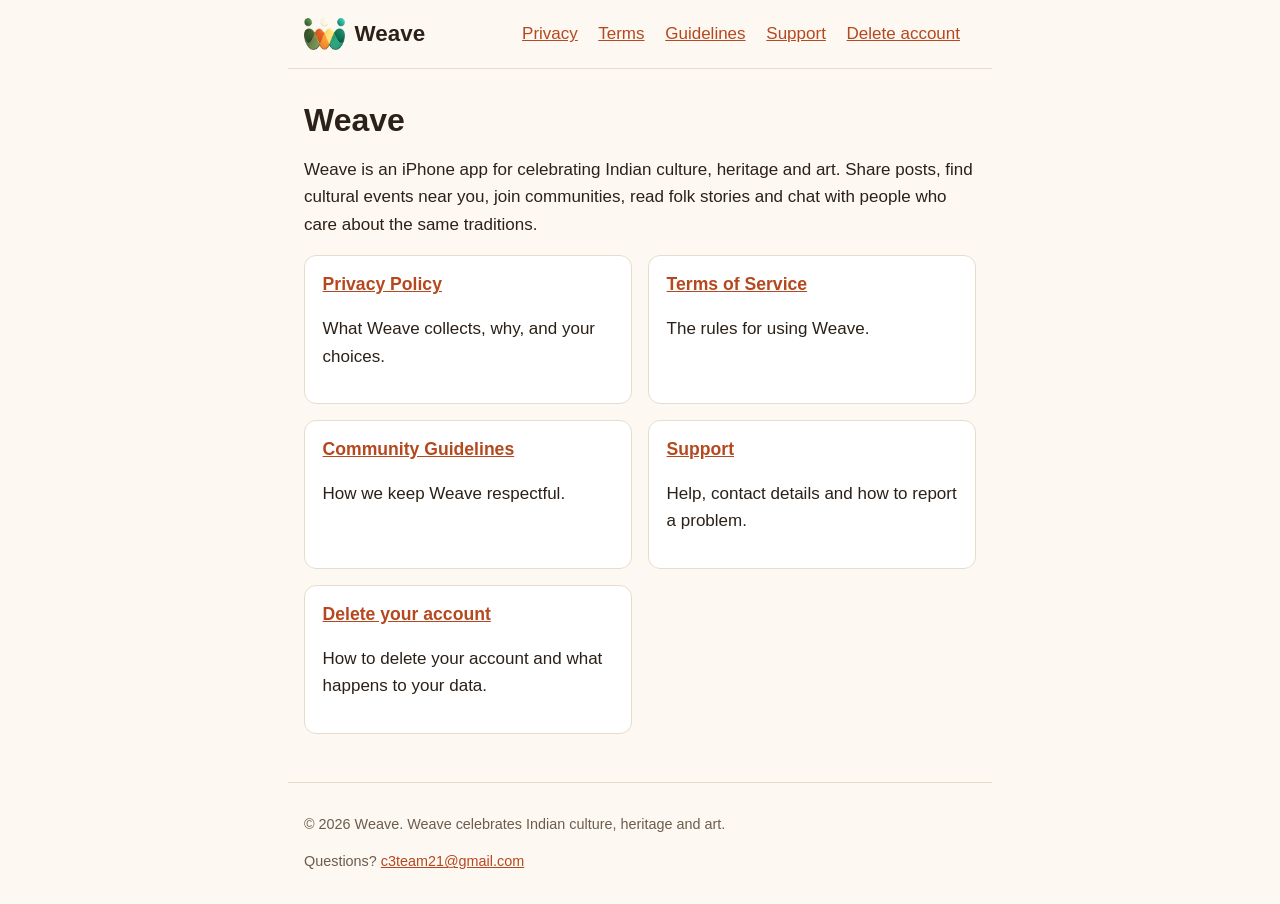
<file: index.html>
<!doctype html>
<html lang="en">
<head>
<meta charset="utf-8">
<meta name="viewport" content="width=device-width, initial-scale=1">
<title>Weave | Weave</title>
<meta name="description" content="Weave connects people around Indian culture, heritage and art.">
<link rel="icon" type="image/png" href="favicon.png">
<link rel="apple-touch-icon" href="favicon.png">
<link rel="stylesheet" href="style.css?v=2">
</head>
<body>
<header class="site">
  <a class="brand" href="index.html"><img src="logo.png" alt="" height="32">Weave</a>
  <nav aria-label="Main">
    <a href="privacy.html">Privacy</a>
    <a href="terms.html">Terms</a>
    <a href="community-guidelines.html">Guidelines</a>
    <a href="support.html">Support</a>
    <a href="delete-account.html">Delete account</a>
  </nav>
</header>
<main>
<h1>Weave</h1>
<p>Weave is an iPhone app for celebrating Indian culture, heritage and art. Share posts, find cultural events near you, join communities, read folk stories and chat with people who care about the same traditions.</p>
<div class="cards">
  <section class="card"><h2><a href="privacy.html">Privacy Policy</a></h2><p>What Weave collects, why, and your choices.</p></section>
  <section class="card"><h2><a href="terms.html">Terms of Service</a></h2><p>The rules for using Weave.</p></section>
  <section class="card"><h2><a href="community-guidelines.html">Community Guidelines</a></h2><p>How we keep Weave respectful.</p></section>
  <section class="card"><h2><a href="support.html">Support</a></h2><p>Help, contact details and how to report a problem.</p></section>
  <section class="card"><h2><a href="delete-account.html">Delete your account</a></h2><p>How to delete your account and what happens to your data.</p></section>
</div>
</main>
<footer class="site">
  <p>&copy; 2026 Weave. Weave celebrates Indian culture, heritage and art.</p>
  <p>Questions? <a href="mailto:c3team21@gmail.com">c3team21@gmail.com</a></p>
</footer>
</body>
</html>
</file>
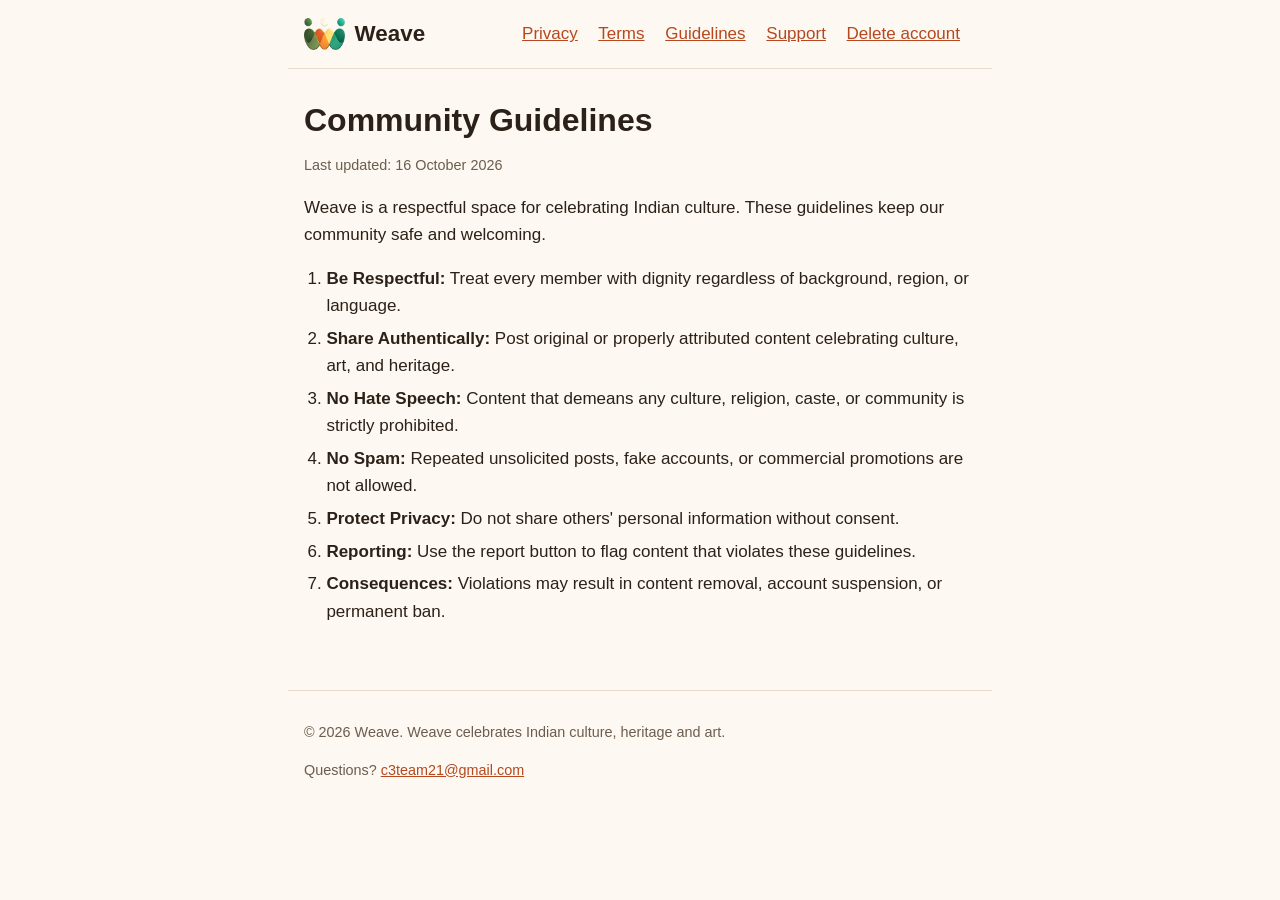
<file: community-guidelines.html>
<!doctype html>
<html lang="en">
<head>
<meta charset="utf-8">
<meta name="viewport" content="width=device-width, initial-scale=1">
<title>Community Guidelines | Weave</title>
<meta name="description" content="How we keep Weave a respectful space.">
<link rel="icon" type="image/png" href="favicon.png">
<link rel="apple-touch-icon" href="favicon.png">
<link rel="stylesheet" href="style.css?v=2">
</head>
<body>
<header class="site">
  <a class="brand" href="index.html"><img src="logo.png" alt="" height="32">Weave</a>
  <nav aria-label="Main">
    <a href="privacy.html">Privacy</a>
    <a href="terms.html">Terms</a>
    <a href="community-guidelines.html">Guidelines</a>
    <a href="support.html">Support</a>
    <a href="delete-account.html">Delete account</a>
  </nav>
</header>
<main>
<h1>Community Guidelines</h1>
<p class="updated">Last updated: 16 October 2026</p>
<!-- Keep word for word with SanskrutiTeam21/Profile/Settings/PrivacyPoliciesView.swift (communityGuidelines). -->
<p>Weave is a respectful space for celebrating Indian culture. These guidelines keep our community safe and welcoming.</p>
<ol>
  <li><strong>Be Respectful:</strong> Treat every member with dignity regardless of background, region, or language.</li>
  <li><strong>Share Authentically:</strong> Post original or properly attributed content celebrating culture, art, and heritage.</li>
  <li><strong>No Hate Speech:</strong> Content that demeans any culture, religion, caste, or community is strictly prohibited.</li>
  <li><strong>No Spam:</strong> Repeated unsolicited posts, fake accounts, or commercial promotions are not allowed.</li>
  <li><strong>Protect Privacy:</strong> Do not share others' personal information without consent.</li>
  <li><strong>Reporting:</strong> Use the report button to flag content that violates these guidelines.</li>
  <li><strong>Consequences:</strong> Violations may result in content removal, account suspension, or permanent ban.</li>
</ol>
</main>
<footer class="site">
  <p>&copy; 2026 Weave. Weave celebrates Indian culture, heritage and art.</p>
  <p>Questions? <a href="mailto:c3team21@gmail.com">c3team21@gmail.com</a></p>
</footer>
</body>
</html>
</file>
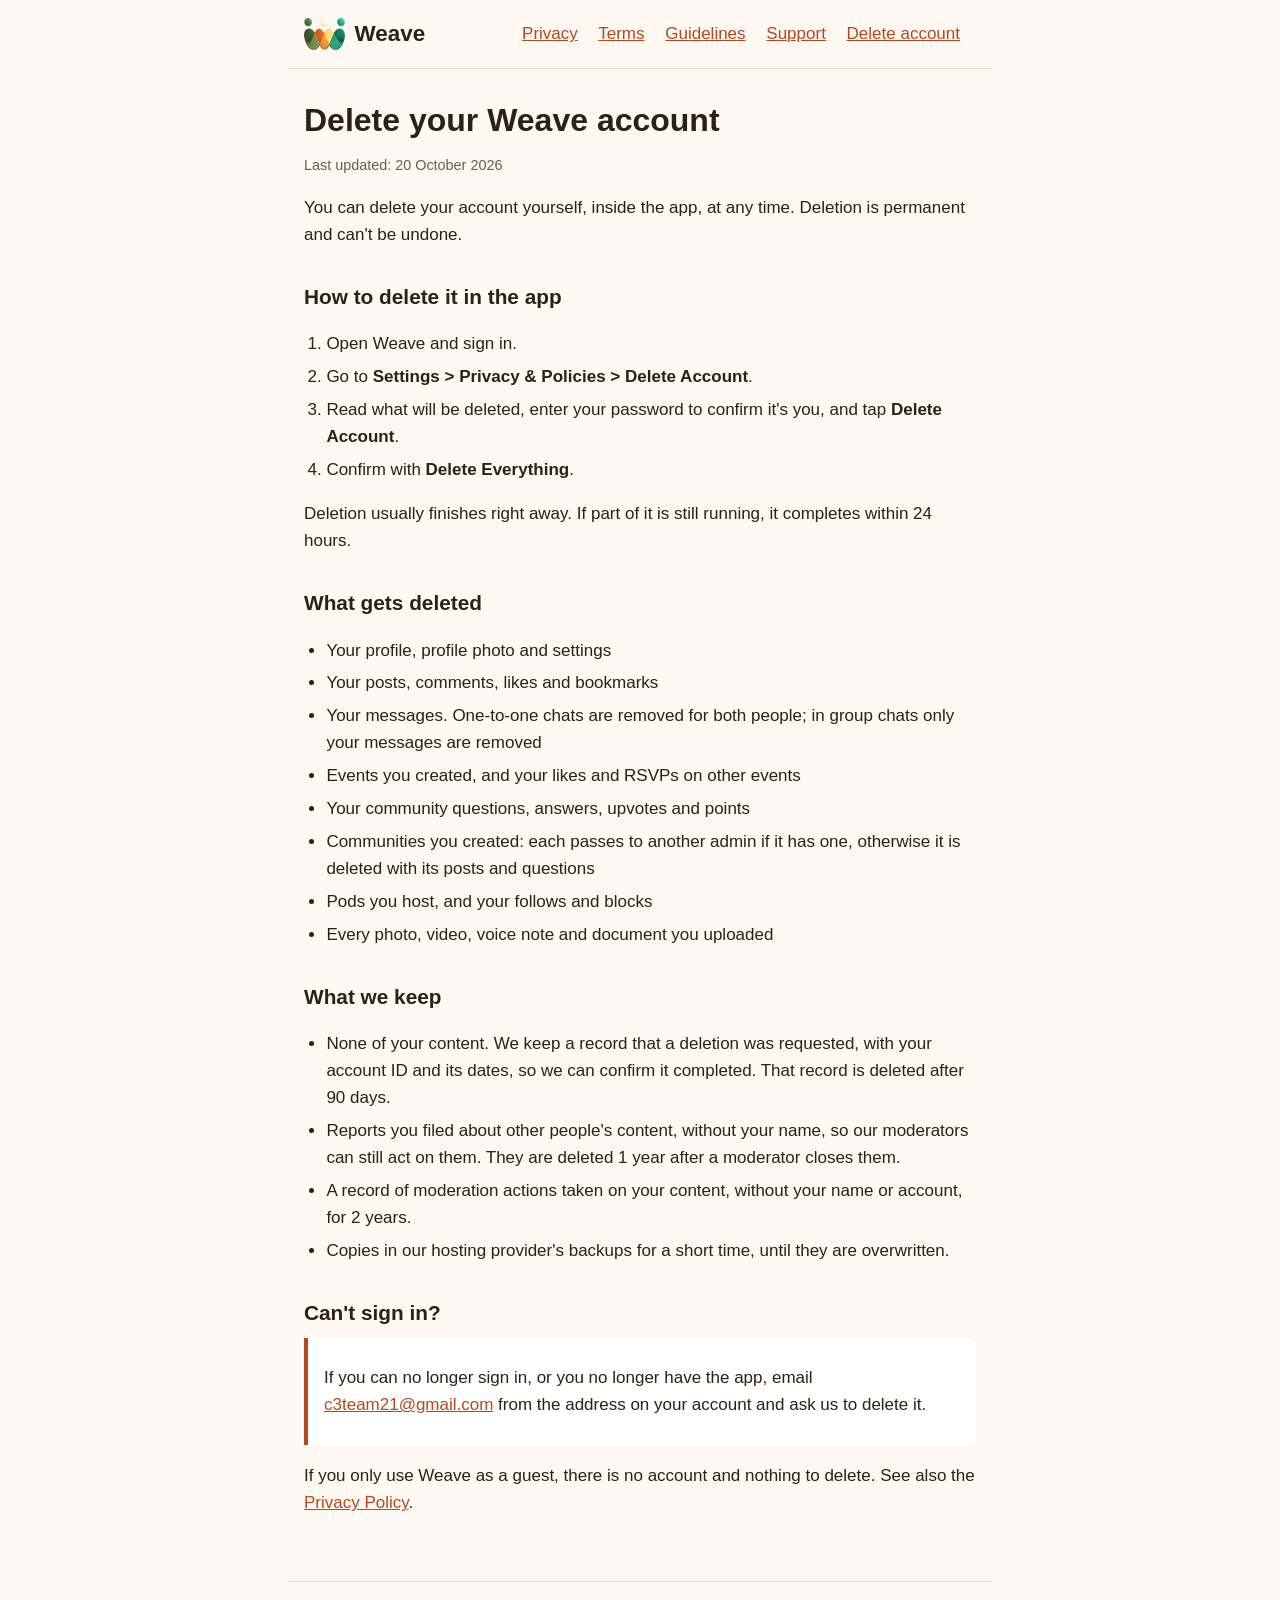
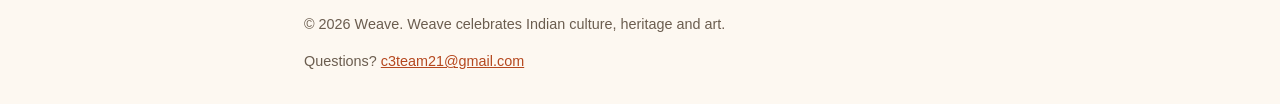
<file: delete-account.html>
<!doctype html>
<html lang="en">
<head>
<meta charset="utf-8">
<meta name="viewport" content="width=device-width, initial-scale=1">
<title>Delete Your Account | Weave</title>
<meta name="description" content="How to delete your Weave account and what happens to your data.">
<link rel="icon" type="image/png" href="favicon.png">
<link rel="apple-touch-icon" href="favicon.png">
<link rel="stylesheet" href="style.css?v=2">
</head>
<body>
<header class="site">
  <a class="brand" href="index.html"><img src="logo.png" alt="" height="32">Weave</a>
  <nav aria-label="Main">
    <a href="privacy.html">Privacy</a>
    <a href="terms.html">Terms</a>
    <a href="community-guidelines.html">Guidelines</a>
    <a href="support.html">Support</a>
    <a href="delete-account.html">Delete account</a>
  </nav>
</header>
<main>
<h1>Delete your Weave account</h1>
<p class="updated">Last updated: 20 October 2026</p>
<!-- Matches SanskrutiTeam21/Profile/Settings/DeleteAccountView.swift and section 8 of the privacy policy (AUTH-001). -->
<p>You can delete your account yourself, inside the app, at any time. Deletion is permanent and can't be undone.</p>

<h2>How to delete it in the app</h2>
<ol>
  <li>Open Weave and sign in.</li>
  <li>Go to <strong>Settings &gt; Privacy &amp; Policies &gt; Delete Account</strong>.</li>
  <li>Read what will be deleted, enter your password to confirm it's you, and tap <strong>Delete Account</strong>.</li>
  <li>Confirm with <strong>Delete Everything</strong>.</li>
</ol>
<p>Deletion usually finishes right away. If part of it is still running, it completes within 24 hours.</p>

<h2>What gets deleted</h2>
<ul>
  <li>Your profile, profile photo and settings</li>
  <li>Your posts, comments, likes and bookmarks</li>
  <li>Your messages. One-to-one chats are removed for both people; in group chats only your messages are removed</li>
  <li>Events you created, and your likes and RSVPs on other events</li>
  <li>Your community questions, answers, upvotes and points</li>
  <li>Communities you created: each passes to another admin if it has one, otherwise it is deleted with its posts and questions</li>
  <li>Pods you host, and your follows and blocks</li>
  <li>Every photo, video, voice note and document you uploaded</li>
</ul>

<h2>What we keep</h2>
<ul>
  <li>None of your content. We keep a record that a deletion was requested, with your account ID and its dates, so we can confirm it completed. That record is deleted after 90 days.</li>
  <li>Reports you filed about other people's content, without your name, so our moderators can still act on them. They are deleted 1 year after a moderator closes them.</li>
  <li>A record of moderation actions taken on your content, without your name or account, for 2 years.</li>
  <li>Copies in our hosting provider's backups for a short time, until they are overwritten.</li>
</ul>

<h2>Can't sign in?</h2>
<div class="note">
  <p>If you can no longer sign in, or you no longer have the app, email <a href="mailto:c3team21@gmail.com">c3team21@gmail.com</a> from the address on your account and ask us to delete it. <!-- TODO(Prem) DEC-05: confirm this inbox and that you can verify the sender and run a manual deletion. --></p>
</div>
<p>If you only use Weave as a guest, there is no account and nothing to delete. See also the <a href="privacy.html">Privacy Policy</a>.</p>
</main>
<footer class="site">
  <p>&copy; 2026 Weave. Weave celebrates Indian culture, heritage and art.</p>
  <p>Questions? <a href="mailto:c3team21@gmail.com">c3team21@gmail.com</a></p>
</footer>
</body>
</html>
</file>
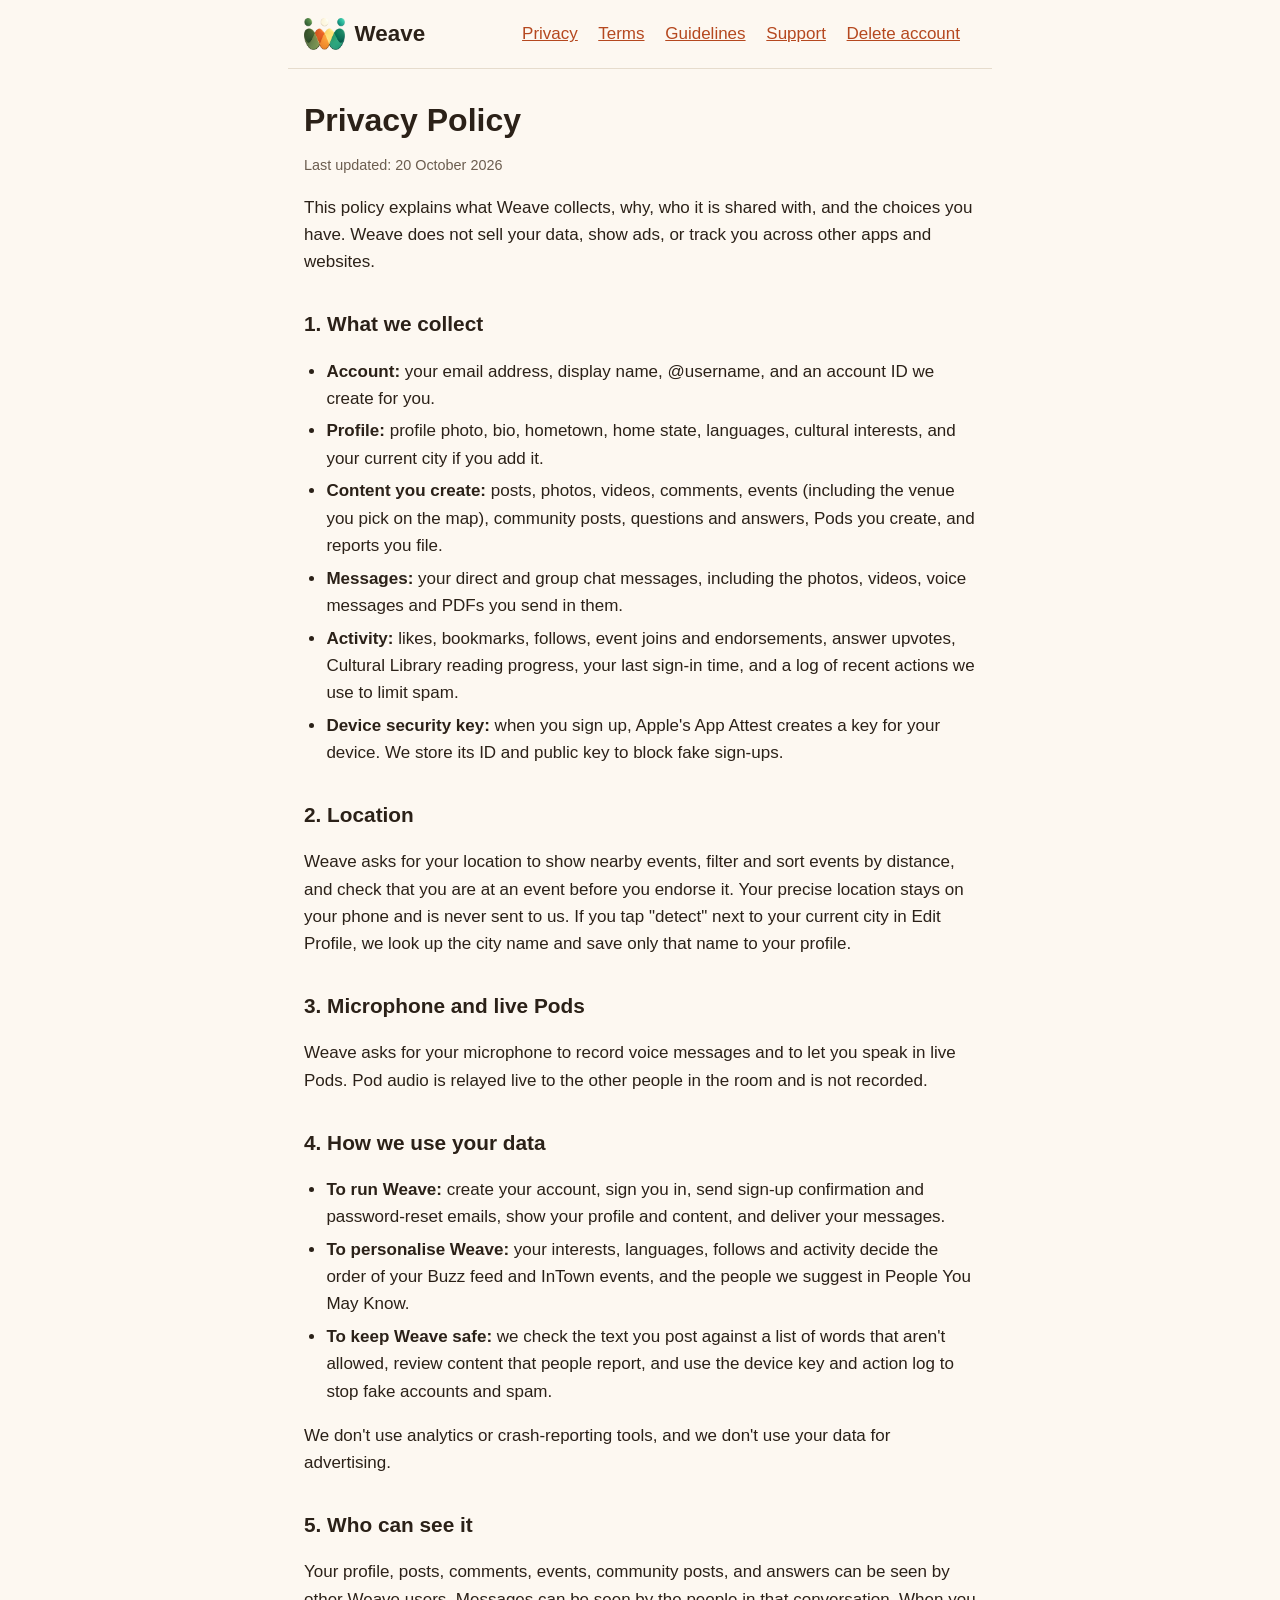
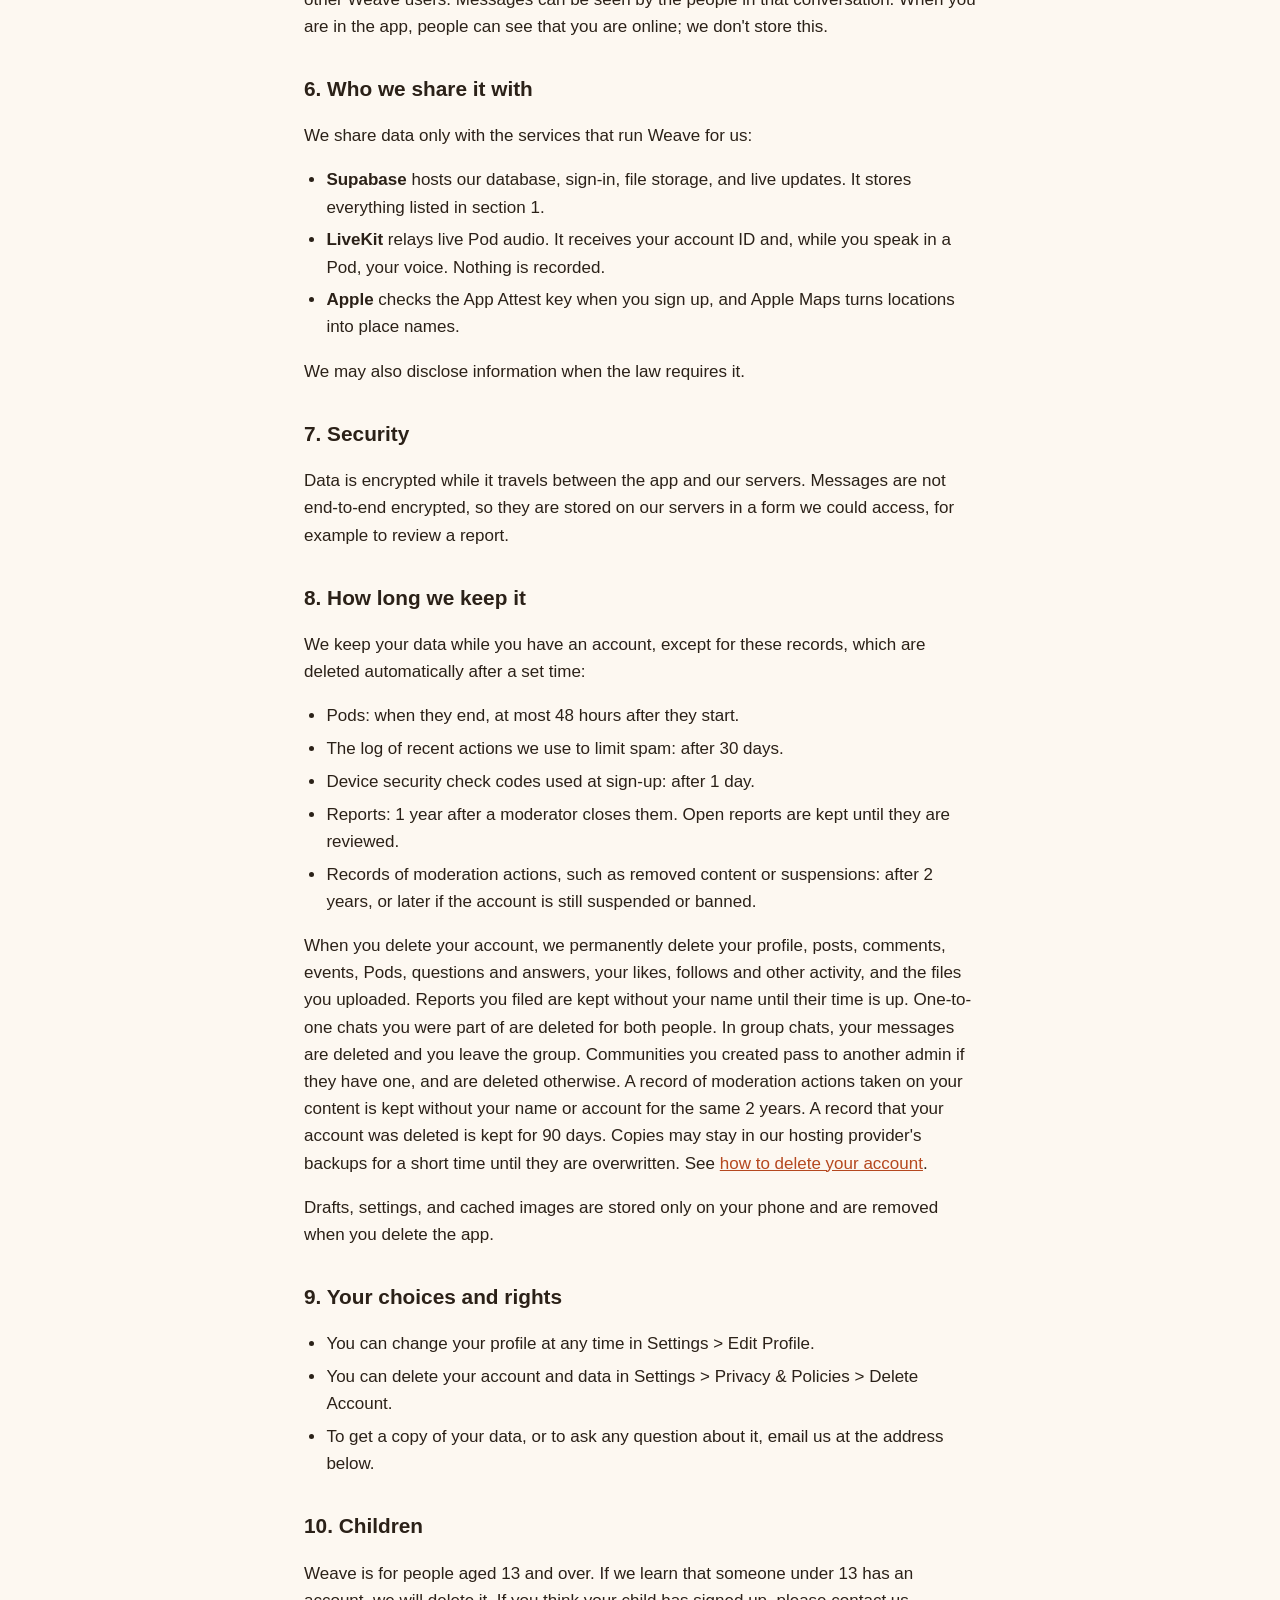
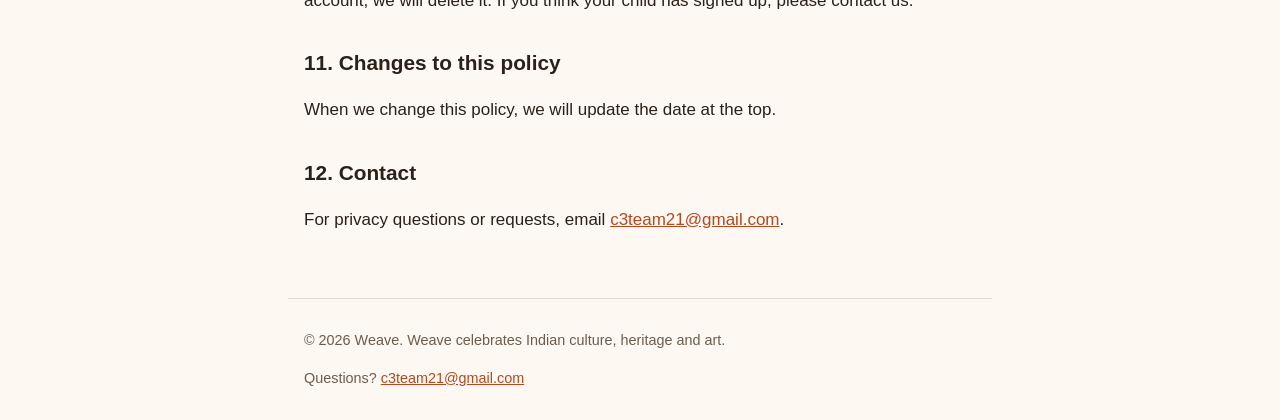
<file: privacy.html>
<!doctype html>
<html lang="en">
<head>
<meta charset="utf-8">
<meta name="viewport" content="width=device-width, initial-scale=1">
<title>Privacy Policy | Weave</title>
<meta name="description" content="What Weave collects, why, who it is shared with, and the choices you have.">
<link rel="icon" type="image/png" href="favicon.png">
<link rel="apple-touch-icon" href="favicon.png">
<link rel="stylesheet" href="style.css?v=2">
</head>
<body>
<header class="site">
  <a class="brand" href="index.html"><img src="logo.png" alt="" height="32">Weave</a>
  <nav aria-label="Main">
    <a href="privacy.html">Privacy</a>
    <a href="terms.html">Terms</a>
    <a href="community-guidelines.html">Guidelines</a>
    <a href="support.html">Support</a>
    <a href="delete-account.html">Delete account</a>
  </nav>
</header>
<main>
<h1>Privacy Policy</h1>
<p class="updated">Last updated: 20 October 2026</p>
<!-- Keep this page word for word with the in-app policy: SanskrutiTeam21/Profile/Settings/PrivacyPoliciesView.swift
     (privacyPolicy), docs/compliance/APP_PRIVACY_LABEL.md and PrivacyInfo.xcprivacy. Change the date above whenever the text changes.
     TODO(Prem) PRIV-003 / DEC-13: needs the owner's and legal review before release. -->
<p>This policy explains what Weave collects, why, who it is shared with, and the choices you have. Weave does not sell your data, show ads, or track you across other apps and websites.</p>

<h2>1. What we collect</h2>
<ul>
  <li><strong>Account:</strong> your email address, display name, @username, and an account ID we create for you.</li>
  <li><strong>Profile:</strong> profile photo, bio, hometown, home state, languages, cultural interests, and your current city if you add it.</li>
  <li><strong>Content you create:</strong> posts, photos, videos, comments, events (including the venue you pick on the map), community posts, questions and answers, Pods you create, and reports you file.</li>
  <li><strong>Messages:</strong> your direct and group chat messages, including the photos, videos, voice messages and PDFs you send in them.</li>
  <li><strong>Activity:</strong> likes, bookmarks, follows, event joins and endorsements, answer upvotes, Cultural Library reading progress, your last sign-in time, and a log of recent actions we use to limit spam.</li>
  <li><strong>Device security key:</strong> when you sign up, Apple's App Attest creates a key for your device. We store its ID and public key to block fake sign-ups.</li>
</ul>

<h2>2. Location</h2>
<p>Weave asks for your location to show nearby events, filter and sort events by distance, and check that you are at an event before you endorse it. Your precise location stays on your phone and is never sent to us. If you tap "detect" next to your current city in Edit Profile, we look up the city name and save only that name to your profile.</p>

<h2>3. Microphone and live Pods</h2>
<p>Weave asks for your microphone to record voice messages and to let you speak in live Pods. Pod audio is relayed live to the other people in the room and is not recorded.</p>

<h2>4. How we use your data</h2>
<ul>
  <li><strong>To run Weave:</strong> create your account, sign you in, send sign-up confirmation and password-reset emails, show your profile and content, and deliver your messages.</li>
  <li><strong>To personalise Weave:</strong> your interests, languages, follows and activity decide the order of your Buzz feed and InTown events, and the people we suggest in People You May Know.</li>
  <li><strong>To keep Weave safe:</strong> we check the text you post against a list of words that aren't allowed, review content that people report, and use the device key and action log to stop fake accounts and spam.</li>
</ul>
<p>We don't use analytics or crash-reporting tools, and we don't use your data for advertising.</p>

<h2>5. Who can see it</h2>
<p>Your profile, posts, comments, events, community posts, and answers can be seen by other Weave users. Messages can be seen by the people in that conversation. When you are in the app, people can see that you are online; we don't store this.</p>

<h2>6. Who we share it with</h2>
<p>We share data only with the services that run Weave for us:</p>
<ul>
  <li><strong>Supabase</strong> hosts our database, sign-in, file storage, and live updates. It stores everything listed in section 1.</li>
  <li><strong>LiveKit</strong> relays live Pod audio. It receives your account ID and, while you speak in a Pod, your voice. Nothing is recorded.</li>
  <li><strong>Apple</strong> checks the App Attest key when you sign up, and Apple Maps turns locations into place names.</li>
</ul>
<p>We may also disclose information when the law requires it.</p>

<h2>7. Security</h2>
<p>Data is encrypted while it travels between the app and our servers. Messages are not end-to-end encrypted, so they are stored on our servers in a form we could access, for example to review a report.</p>

<h2>8. How long we keep it</h2>
<p>We keep your data while you have an account, except for these records, which are deleted automatically after a set time:</p>
<ul>
  <li>Pods: when they end, at most 48 hours after they start.</li>
  <li>The log of recent actions we use to limit spam: after 30 days.</li>
  <li>Device security check codes used at sign-up: after 1 day.</li>
  <li>Reports: 1 year after a moderator closes them. Open reports are kept until they are reviewed.</li>
  <li>Records of moderation actions, such as removed content or suspensions: after 2 years, or later if the account is still suspended or banned.</li>
</ul>
<p>When you delete your account, we permanently delete your profile, posts, comments, events, Pods, questions and answers, your likes, follows and other activity, and the files you uploaded. Reports you filed are kept without your name until their time is up. One-to-one chats you were part of are deleted for both people. In group chats, your messages are deleted and you leave the group. Communities you created pass to another admin if they have one, and are deleted otherwise. A record of moderation actions taken on your content is kept without your name or account for the same 2 years. A record that your account was deleted is kept for 90 days. Copies may stay in our hosting provider's backups for a short time until they are overwritten. See <a href="delete-account.html">how to delete your account</a>.</p>
<p>Drafts, settings, and cached images are stored only on your phone and are removed when you delete the app.</p>

<h2>9. Your choices and rights</h2>
<ul>
  <li>You can change your profile at any time in Settings &gt; Edit Profile.</li>
  <li>You can delete your account and data in Settings &gt; Privacy &amp; Policies &gt; Delete Account.</li>
  <li>To get a copy of your data, or to ask any question about it, email us at the address below.</li>
</ul>

<h2>10. Children</h2>
<p>Weave is for people aged 13 and over. If we learn that someone under 13 has an account, we will delete it. If you think your child has signed up, please contact us.</p>

<h2>11. Changes to this policy</h2>
<p>When we change this policy, we will update the date at the top.</p>

<h2>12. Contact</h2>
<!-- TODO(Prem) DEC-05: confirm this inbox exists and you read it. -->
<p>For privacy questions or requests, email <a href="mailto:c3team21@gmail.com">c3team21@gmail.com</a>.</p>
</main>
<footer class="site">
  <p>&copy; 2026 Weave. Weave celebrates Indian culture, heritage and art.</p>
  <p>Questions? <a href="mailto:c3team21@gmail.com">c3team21@gmail.com</a></p>
</footer>
</body>
</html>
</file>
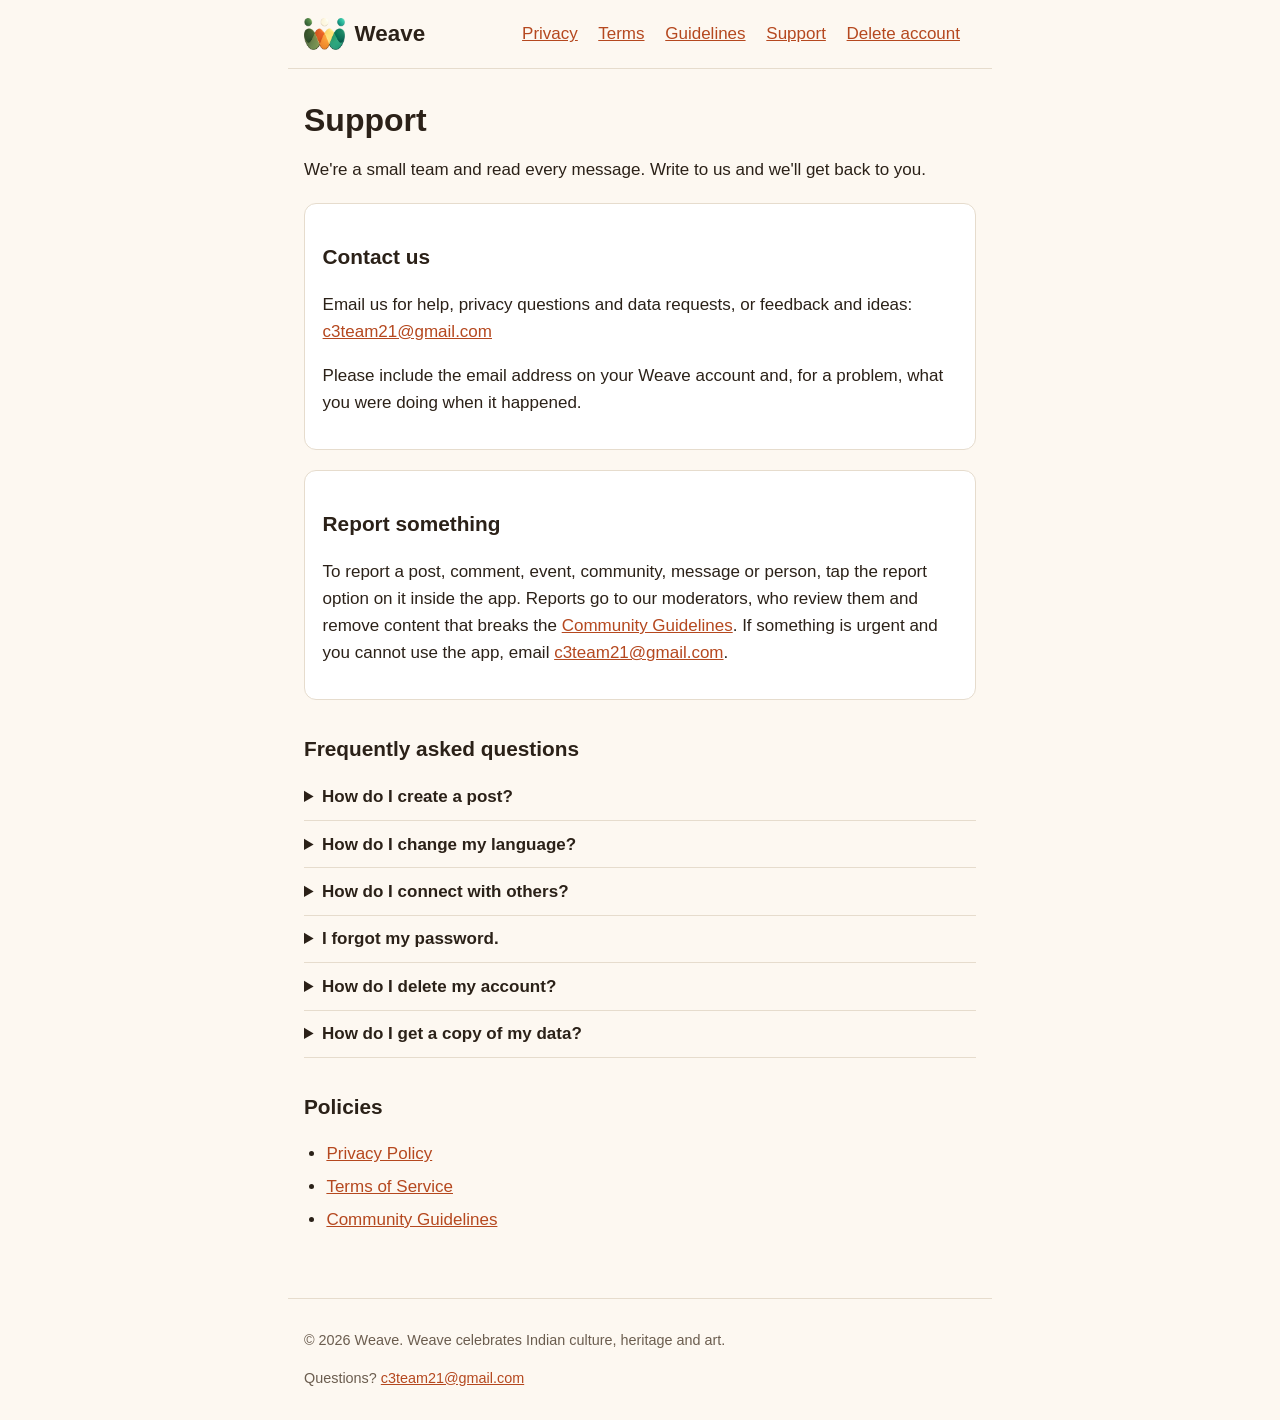
<file: support.html>
<!doctype html>
<html lang="en">
<head>
<meta charset="utf-8">
<meta name="viewport" content="width=device-width, initial-scale=1">
<title>Support | Weave</title>
<meta name="description" content="Get help with Weave, contact the team, or report a problem.">
<link rel="icon" type="image/png" href="favicon.png">
<link rel="apple-touch-icon" href="favicon.png">
<link rel="stylesheet" href="style.css?v=2">
</head>
<body>
<header class="site">
  <a class="brand" href="index.html"><img src="logo.png" alt="" height="32">Weave</a>
  <nav aria-label="Main">
    <a href="privacy.html">Privacy</a>
    <a href="terms.html">Terms</a>
    <a href="community-guidelines.html">Guidelines</a>
    <a href="support.html">Support</a>
    <a href="delete-account.html">Delete account</a>
  </nav>
</header>
<main>
<h1>Support</h1>
<p>We're a small team and read every message. Write to us and we'll get back to you.</p>
<!-- Add a response-time promise only if you can keep it. -->
<div class="card">
  <h2>Contact us</h2>
  <p>Email us for help, privacy questions and data requests, or feedback and ideas: <a href="mailto:c3team21@gmail.com">c3team21@gmail.com</a></p>
  <p>Please include the email address on your Weave account and, for a problem, what you were doing when it happened.</p>
</div>

<div class="card">
  <h2>Report something</h2>
  <p>To report a post, comment, event, community, message or person, tap the report option on it inside the app. Reports go to our moderators, who review them and remove content that breaks the <a href="community-guidelines.html">Community Guidelines</a>. If something is urgent and you cannot use the app, email <a href="mailto:c3team21@gmail.com">c3team21@gmail.com</a>.</p>
  <!-- TODO(Prem) UGC-008 / DEC-13: if counsel says a grievance officer must be published, add name and contact here. -->
</div>

<h2>Frequently asked questions</h2>
<details><summary>How do I create a post?</summary><p>Tap the "+" icon on the top right of your profile screen. You can then choose to upload an image or write a story or poem. Add a caption and tap "Post" to share it.</p></details>
<details><summary>How do I change my language?</summary><p>Go to Settings &gt; Language, choose your preferred language from the list, and the app will update.</p></details>
<details><summary>How do I connect with others?</summary><p>Visit another person's profile and tap the follow or connect button. You can also find people through communities, events and People You May Know.</p></details>
<details><summary>I forgot my password.</summary><p>On the sign-in screen, choose the password-reset option. We email you a code to set a new password.</p></details>
<details><summary>How do I delete my account?</summary><p>Go to Settings &gt; Privacy &amp; Policies &gt; Delete Account. The full steps, and what is deleted, are on the <a href="delete-account.html">account deletion page</a>.</p></details>
<details><summary>How do I get a copy of my data?</summary><p>Email <a href="mailto:c3team21@gmail.com">c3team21@gmail.com</a> from the address on your account and we will help.</p></details>

<h2>Policies</h2>
<ul>
  <li><a href="privacy.html">Privacy Policy</a></li>
  <li><a href="terms.html">Terms of Service</a></li>
  <li><a href="community-guidelines.html">Community Guidelines</a></li>
</ul>
</main>
<footer class="site">
  <p>&copy; 2026 Weave. Weave celebrates Indian culture, heritage and art.</p>
  <p>Questions? <a href="mailto:c3team21@gmail.com">c3team21@gmail.com</a></p>
</footer>
</body>
</html>
</file>
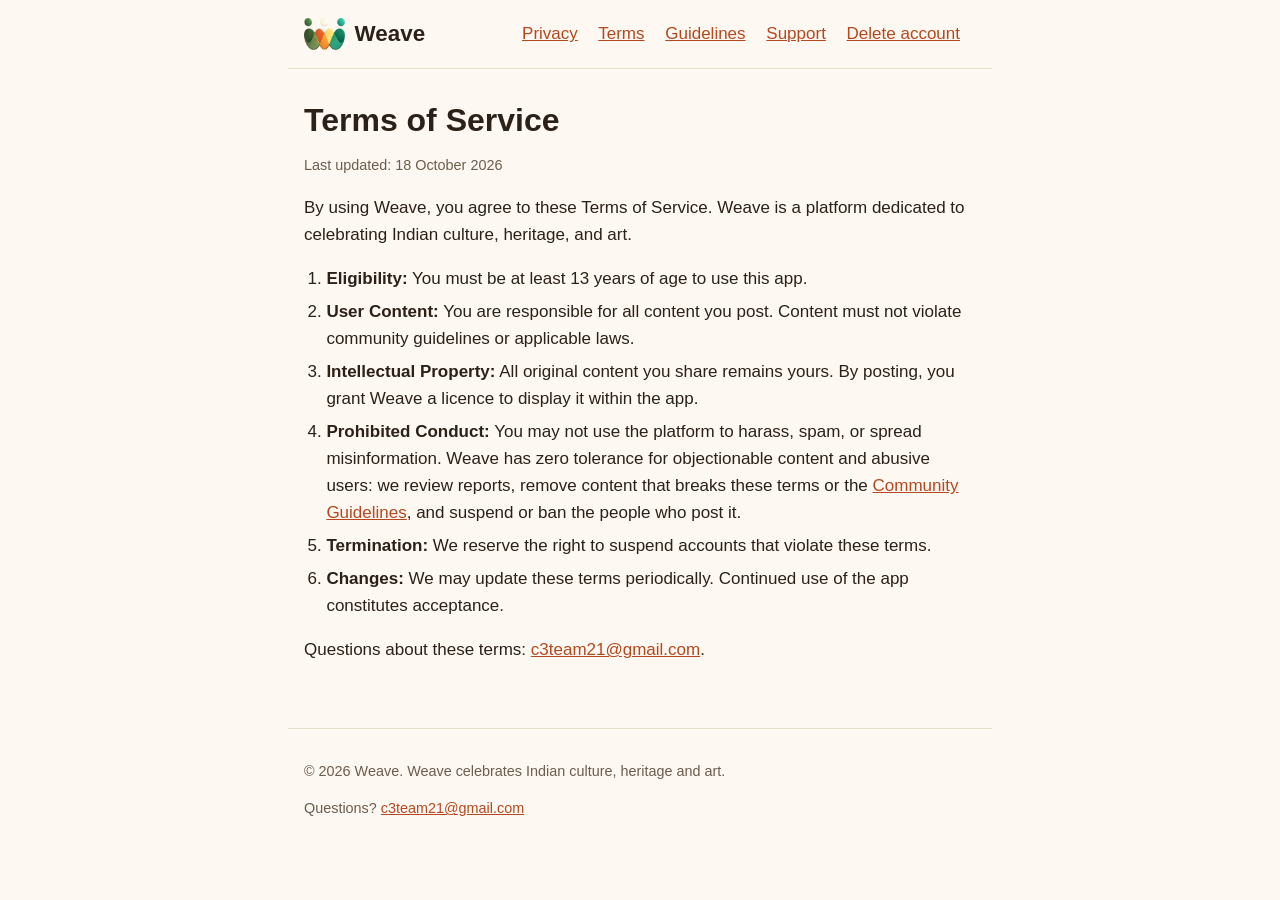
<file: terms.html>
<!doctype html>
<html lang="en">
<head>
<meta charset="utf-8">
<meta name="viewport" content="width=device-width, initial-scale=1">
<title>Terms of Service | Weave</title>
<meta name="description" content="The rules for using the Weave app.">
<link rel="icon" type="image/png" href="favicon.png">
<link rel="apple-touch-icon" href="favicon.png">
<link rel="stylesheet" href="style.css?v=2">
</head>
<body>
<header class="site">
  <a class="brand" href="index.html"><img src="logo.png" alt="" height="32">Weave</a>
  <nav aria-label="Main">
    <a href="privacy.html">Privacy</a>
    <a href="terms.html">Terms</a>
    <a href="community-guidelines.html">Guidelines</a>
    <a href="support.html">Support</a>
    <a href="delete-account.html">Delete account</a>
  </nav>
</header>
<main>
<h1>Terms of Service</h1>
<p class="updated">Last updated: 18 October 2026</p>
<!-- Keep word for word with SanskrutiTeam21/Profile/Settings/PrivacyPoliciesView.swift (termsOfService).
     TODO(Prem) DEC-13 / UGC-008: legal review, and add the grievance contact here if counsel says it is required. -->
<p>By using Weave, you agree to these Terms of Service. Weave is a platform dedicated to celebrating Indian culture, heritage, and art.</p>
<ol>
  <li><strong>Eligibility:</strong> You must be at least 13 years of age to use this app.</li>
  <li><strong>User Content:</strong> You are responsible for all content you post. Content must not violate community guidelines or applicable laws.</li>
  <li><strong>Intellectual Property:</strong> All original content you share remains yours. By posting, you grant Weave a licence to display it within the app.</li>
  <li><strong>Prohibited Conduct:</strong> You may not use the platform to harass, spam, or spread misinformation. Weave has zero tolerance for objectionable content and abusive users: we review reports, remove content that breaks these terms or the <a href="community-guidelines.html">Community Guidelines</a>, and suspend or ban the people who post it.</li>
  <li><strong>Termination:</strong> We reserve the right to suspend accounts that violate these terms.</li>
  <li><strong>Changes:</strong> We may update these terms periodically. Continued use of the app constitutes acceptance.</li>
</ol>
<p>Questions about these terms: <a href="mailto:c3team21@gmail.com">c3team21@gmail.com</a>.</p>
</main>
<footer class="site">
  <p>&copy; 2026 Weave. Weave celebrates Indian culture, heritage and art.</p>
  <p>Questions? <a href="mailto:c3team21@gmail.com">c3team21@gmail.com</a></p>
</footer>
</body>
</html>
</file>
<file: style.css>
/* Weave static site: plain CSS, no build step. */
:root {
  --bg: #fdf8f1;
  --surface: #ffffff;
  --text: #2b2118;
  --muted: #6b5d4f;
  --accent: #b5481f;
  --border: #e6dccd;
}

@media (prefers-color-scheme: dark) {
  :root {
    --bg: #1b1612;
    --surface: #251e18;
    --text: #f3ebe0;
    --muted: #b9ab9a;
    --accent: #f08a5d;
    --border: #3a3027;
  }
}

* { box-sizing: border-box; }

body {
  margin: 0;
  background: var(--bg);
  color: var(--text);
  font: 17px/1.6 -apple-system, BlinkMacSystemFont, "Segoe UI", Roboto, Helvetica, Arial, sans-serif;
}

a { color: var(--accent); }

header.site, footer.site {
  max-width: 44rem;
  margin: 0 auto;
  padding: 1rem;
}

header.site {
  display: flex;
  flex-wrap: wrap;
  gap: 0.5rem 1.25rem;
  align-items: center;
  justify-content: space-between;
  border-bottom: 1px solid var(--border);
}

header.site .brand {
  display: inline-flex;
  align-items: center;
  gap: 0.6rem;
  font-size: 1.4rem;
  font-weight: 700;
  color: var(--text);
  text-decoration: none;
}

header.site .brand img { display: block; height: 32px; width: auto; }

nav a { margin-right: 1rem; white-space: nowrap; }

main {
  max-width: 44rem;
  margin: 0 auto;
  padding: 1.5rem 1rem 2rem;
}

h1 { font-size: 2rem; line-height: 1.2; margin: 0.5rem 0; }
h2 { font-size: 1.3rem; margin: 2rem 0 0.5rem; }
h3 { font-size: 1.05rem; margin: 1.25rem 0 0.25rem; }

.updated, footer.site { color: var(--muted); font-size: 0.9rem; }

ul, ol { padding-left: 1.4rem; }
li { margin: 0.35rem 0; }

.card {
  background: var(--surface);
  border: 1px solid var(--border);
  border-radius: 12px;
  padding: 0.25rem 1.1rem 1rem;
  margin: 1.25rem 0;
}

.cards { display: grid; gap: 1rem; grid-template-columns: repeat(auto-fit, minmax(14rem, 1fr)); }
.cards .card { margin: 0; padding-top: 0.9rem; }
.cards h2 { margin-top: 0; font-size: 1.1rem; }

.note {
  border-left: 4px solid var(--accent);
  background: var(--surface);
  padding: 0.6rem 1rem;
  border-radius: 0 8px 8px 0;
}

details { border-bottom: 1px solid var(--border); padding: 0.6rem 0; }
summary { cursor: pointer; font-weight: 600; }
details p { margin: 0.5rem 0 0; }

footer.site { border-top: 1px solid var(--border); margin-top: 1rem; }
</file>
